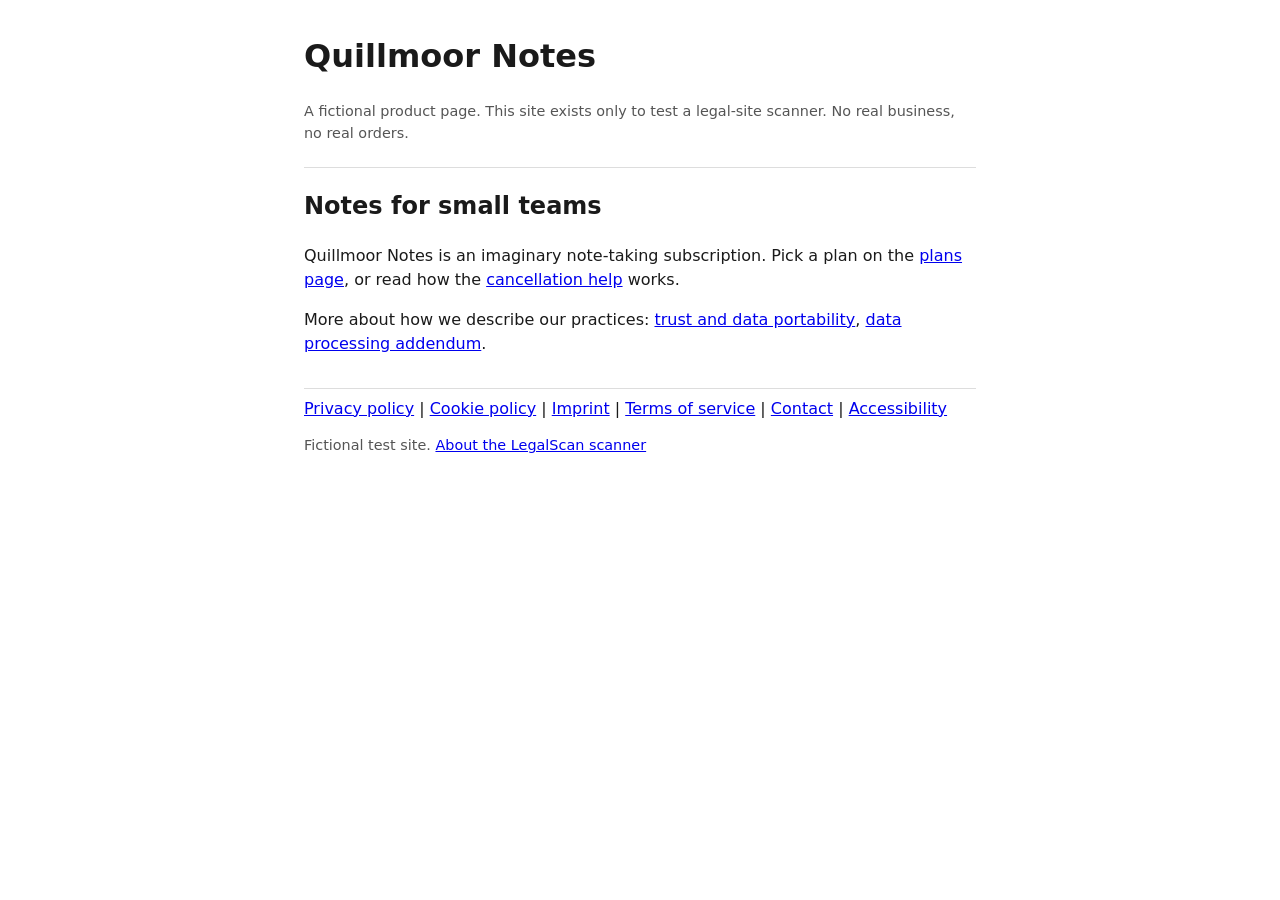
<file: index.html>
<!DOCTYPE html>
<html lang="en">
<head>
<meta charset="utf-8">
<meta name="viewport" content="width=device-width, initial-scale=1">
<meta name="legalscan-site-verification" content="APD0E0qq0S_uPBF-SCmWBc0esUHP1eaz">
<title>Quillmoor Notes - fictional test site</title>
<link rel="stylesheet" href="/style.css">
</head>
<body>
<header>
<h1>Quillmoor Notes</h1>
<p class="note">A fictional product page. This site exists only to test a legal-site scanner. No real business, no real orders.</p>
</header>
<main>
<h2>Notes for small teams</h2>
<p>Quillmoor Notes is an imaginary note-taking subscription. Pick a plan on the <a href="/plans/">plans page</a>, or read how the <a href="/help/cancel/">cancellation help</a> works.</p>
<p>More about how we describe our practices: <a href="/trust/data-act/">trust and data portability</a>, <a href="/dpa/">data processing addendum</a>.</p>
</main>
<footer>
<nav aria-label="Legal and contact">
<a href="/privacy/">Privacy policy</a> |
<a href="/cookies/">Cookie policy</a> |
<a href="/imprint/">Imprint</a> |
<a href="/terms/">Terms of service</a> |
<a href="/contact/">Contact</a> |
<a href="/accessibility/">Accessibility</a>
</nav>
<p class="note">Fictional test site. <a href="/scanner/">About the LegalScan scanner</a></p>
</footer>
</body>
</html>
</file>
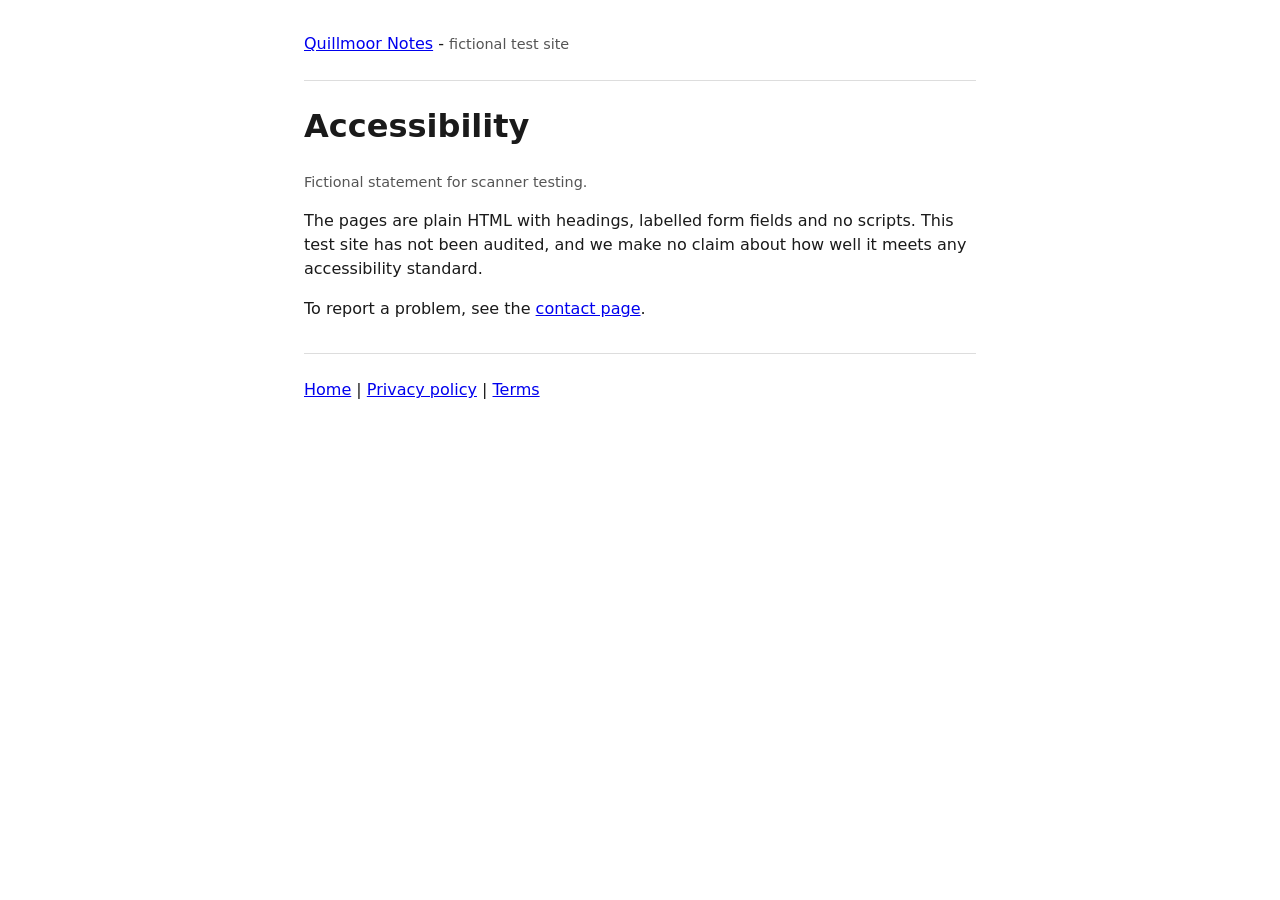
<file: accessibility/index.html>
<!DOCTYPE html>
<html lang="en">
<head>
<meta charset="utf-8">
<meta name="viewport" content="width=device-width, initial-scale=1">
<title>Accessibility - Quillmoor Notes (fictional)</title>
<link rel="stylesheet" href="/style.css">
</head>
<body>
<header><p><a href="/">Quillmoor Notes</a> - <span class="note">fictional test site</span></p></header>
<main>
<h1>Accessibility</h1>
<p class="note">Fictional statement for scanner testing.</p>
<p>The pages are plain HTML with headings, labelled form fields and no scripts. This test site has not been audited, and we make no claim about how well it meets any accessibility standard.</p>
<p>To report a problem, see the <a href="/contact/">contact page</a>.</p>
</main>
<footer><p><a href="/">Home</a> | <a href="/privacy/">Privacy policy</a> | <a href="/terms/">Terms</a></p></footer>
</body>
</html>
</file>
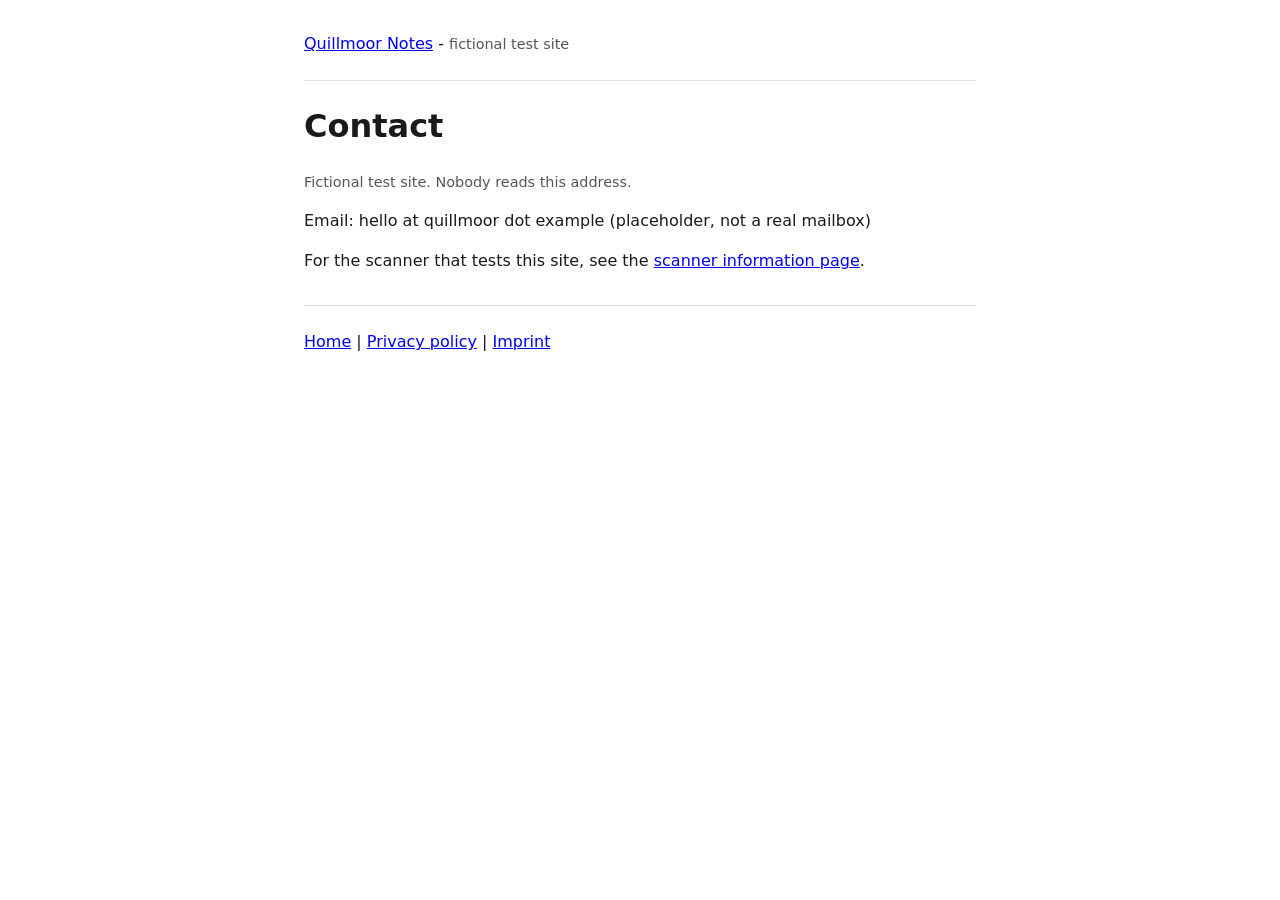
<file: contact/index.html>
<!DOCTYPE html>
<html lang="en">
<head>
<meta charset="utf-8">
<meta name="viewport" content="width=device-width, initial-scale=1">
<title>Contact - Quillmoor Notes (fictional)</title>
<link rel="stylesheet" href="/style.css">
</head>
<body>
<header><p><a href="/">Quillmoor Notes</a> - <span class="note">fictional test site</span></p></header>
<main>
<h1>Contact</h1>
<p class="note">Fictional test site. Nobody reads this address.</p>
<p>Email: hello at quillmoor dot example (placeholder, not a real mailbox)</p>
<p>For the scanner that tests this site, see the <a href="/scanner/">scanner information page</a>.</p>
</main>
<footer><p><a href="/">Home</a> | <a href="/privacy/">Privacy policy</a> | <a href="/imprint/">Imprint</a></p></footer>
</body>
</html>
</file>
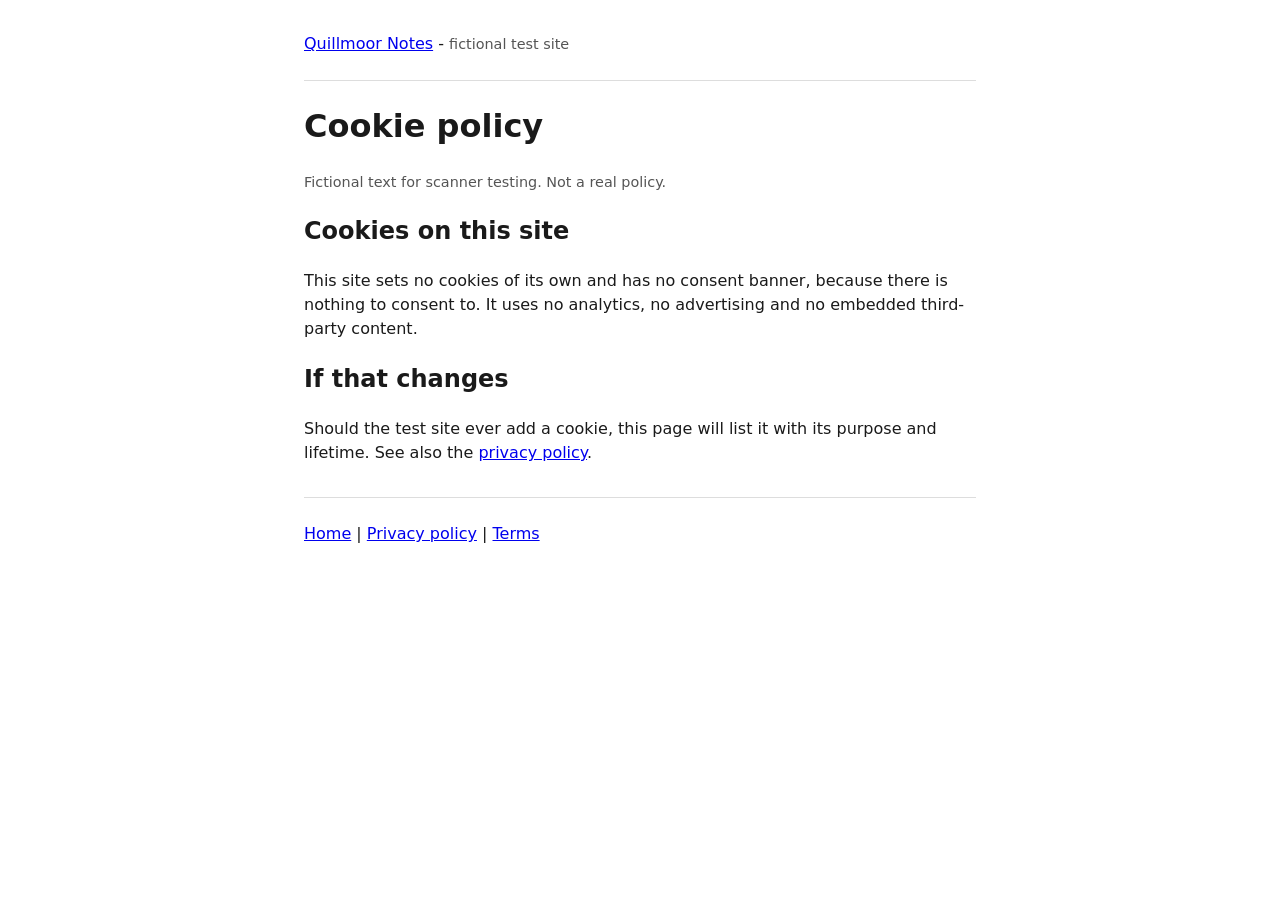
<file: cookies/index.html>
<!DOCTYPE html>
<html lang="en">
<head>
<meta charset="utf-8">
<meta name="viewport" content="width=device-width, initial-scale=1">
<title>Cookie policy - Quillmoor Notes (fictional)</title>
<link rel="stylesheet" href="/style.css">
</head>
<body>
<header><p><a href="/">Quillmoor Notes</a> - <span class="note">fictional test site</span></p></header>
<main>
<h1>Cookie policy</h1>
<p class="note">Fictional text for scanner testing. Not a real policy.</p>
<h2>Cookies on this site</h2>
<p>This site sets no cookies of its own and has no consent banner, because there is nothing to consent to. It uses no analytics, no advertising and no embedded third-party content.</p>
<h2>If that changes</h2>
<p>Should the test site ever add a cookie, this page will list it with its purpose and lifetime. See also the <a href="/privacy/">privacy policy</a>.</p>
</main>
<footer><p><a href="/">Home</a> | <a href="/privacy/">Privacy policy</a> | <a href="/terms/">Terms</a></p></footer>
</body>
</html>
</file>
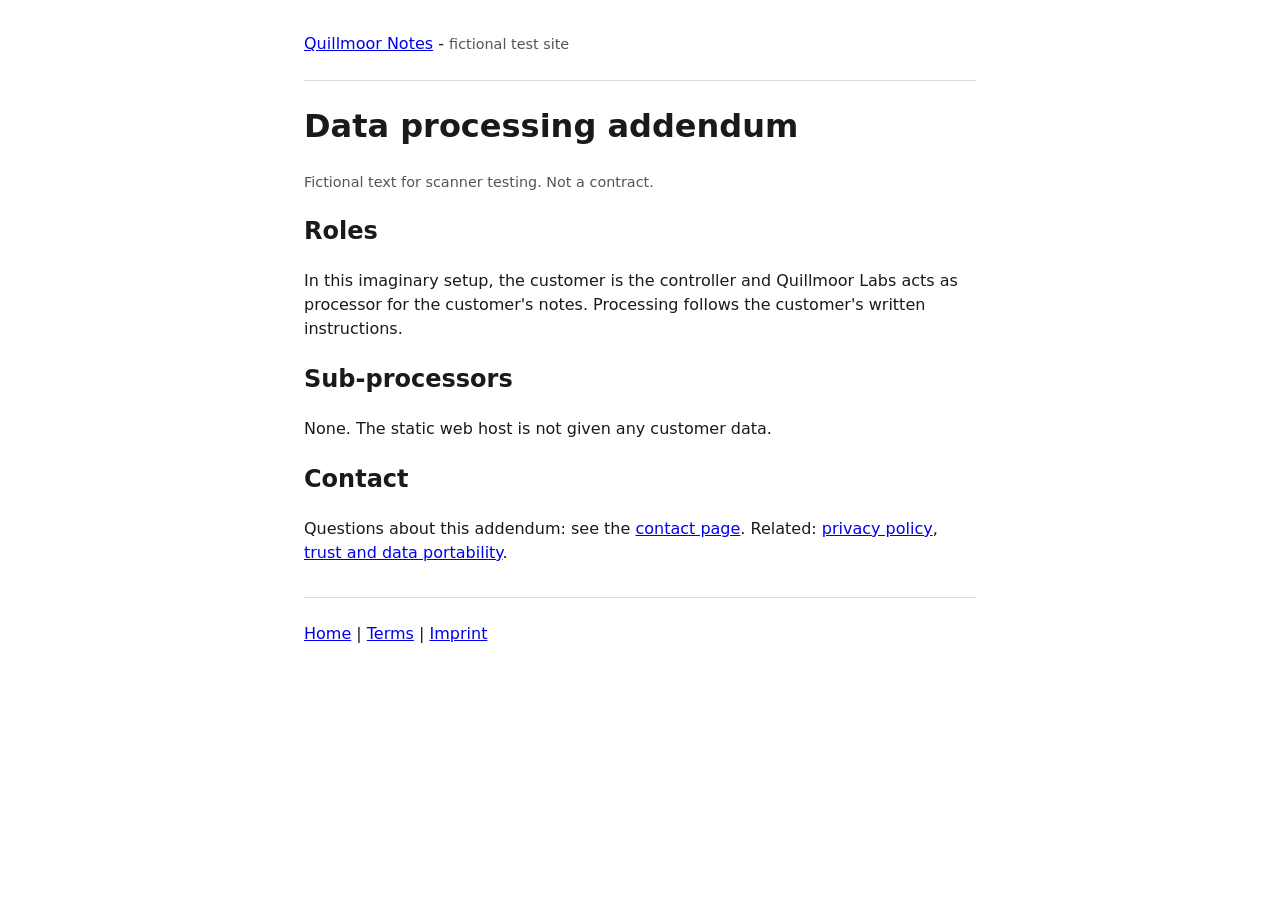
<file: dpa/index.html>
<!DOCTYPE html>
<html lang="en">
<head>
<meta charset="utf-8">
<meta name="viewport" content="width=device-width, initial-scale=1">
<title>Data processing addendum - Quillmoor Notes (fictional)</title>
<link rel="stylesheet" href="/style.css">
</head>
<body>
<header><p><a href="/">Quillmoor Notes</a> - <span class="note">fictional test site</span></p></header>
<main>
<h1>Data processing addendum</h1>
<p class="note">Fictional text for scanner testing. Not a contract.</p>
<h2>Roles</h2>
<p>In this imaginary setup, the customer is the controller and Quillmoor Labs acts as processor for the customer's notes. Processing follows the customer's written instructions.</p>
<h2>Sub-processors</h2>
<p>None. The static web host is not given any customer data.</p>
<h2>Contact</h2>
<p>Questions about this addendum: see the <a href="/contact/">contact page</a>. Related: <a href="/privacy/">privacy policy</a>, <a href="/trust/data-act/">trust and data portability</a>.</p>
</main>
<footer><p><a href="/">Home</a> | <a href="/terms/">Terms</a> | <a href="/imprint/">Imprint</a></p></footer>
</body>
</html>
</file>
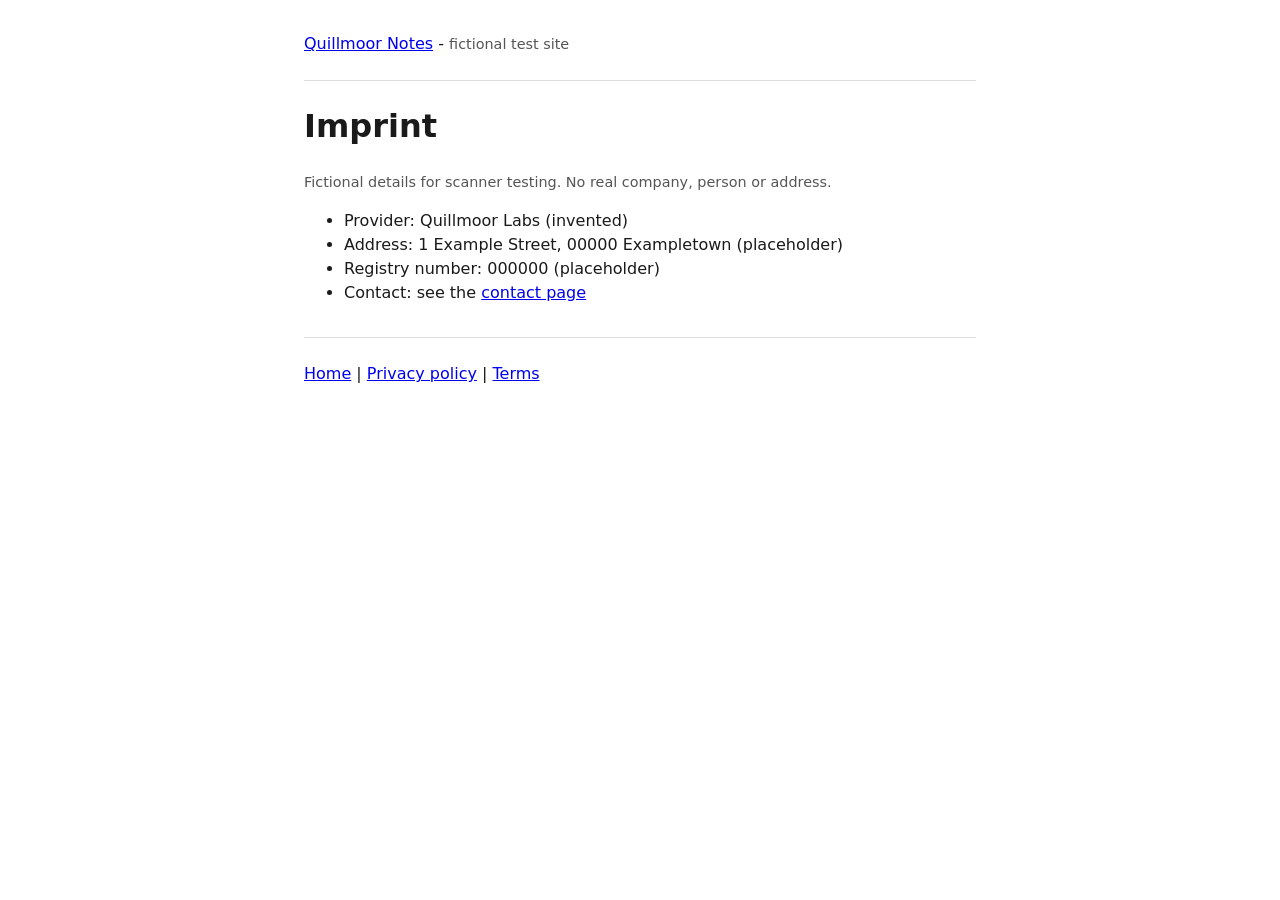
<file: imprint/index.html>
<!DOCTYPE html>
<html lang="en">
<head>
<meta charset="utf-8">
<meta name="viewport" content="width=device-width, initial-scale=1">
<title>Imprint - Quillmoor Notes (fictional)</title>
<link rel="stylesheet" href="/style.css">
</head>
<body>
<header><p><a href="/">Quillmoor Notes</a> - <span class="note">fictional test site</span></p></header>
<main>
<h1>Imprint</h1>
<p class="note">Fictional details for scanner testing. No real company, person or address.</p>
<ul>
<li>Provider: Quillmoor Labs (invented)</li>
<li>Address: 1 Example Street, 00000 Exampletown (placeholder)</li>
<li>Registry number: 000000 (placeholder)</li>
<li>Contact: see the <a href="/contact/">contact page</a></li>
</ul>
</main>
<footer><p><a href="/">Home</a> | <a href="/privacy/">Privacy policy</a> | <a href="/terms/">Terms</a></p></footer>
</body>
</html>
</file>
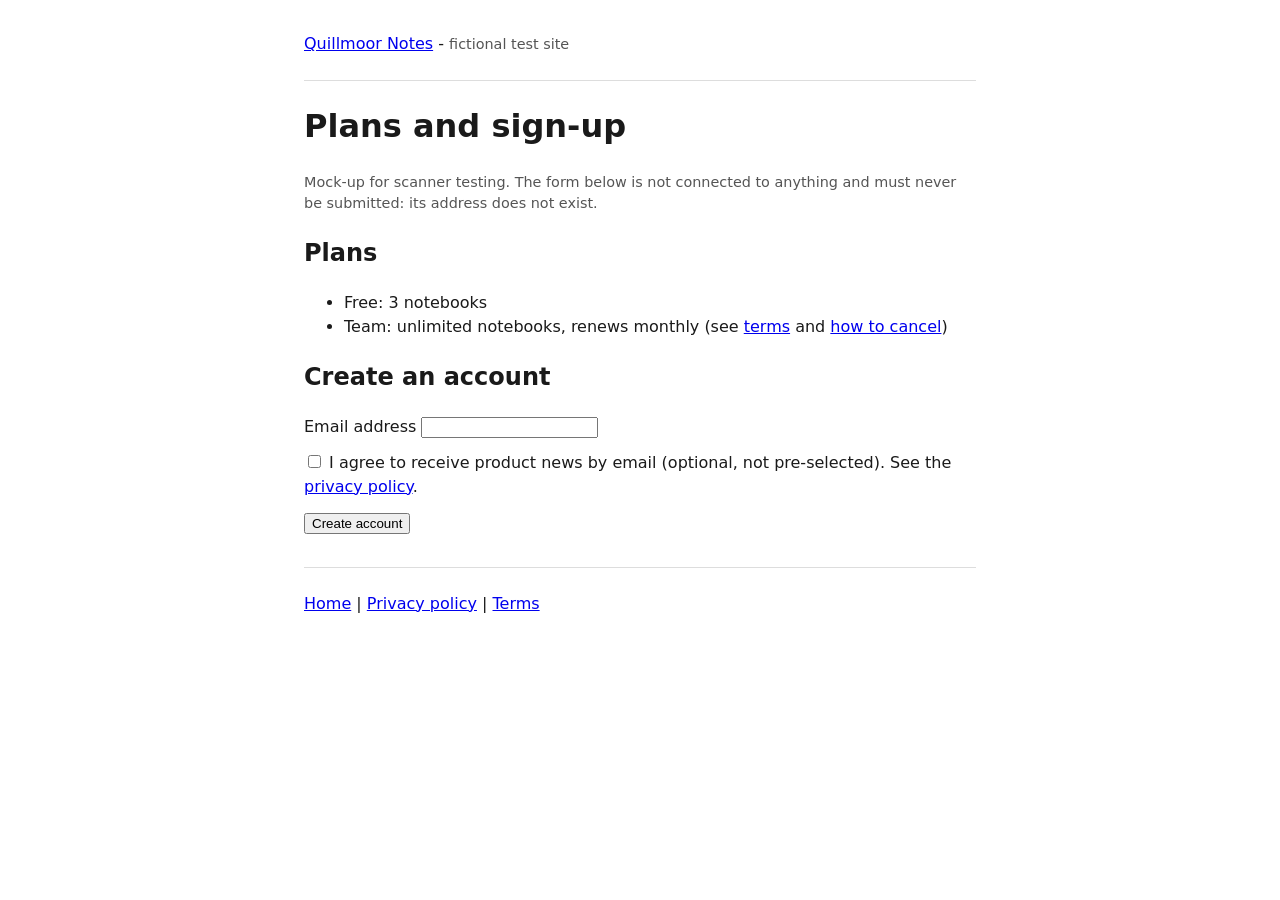
<file: plans/index.html>
<!DOCTYPE html>
<html lang="en">
<head>
<meta charset="utf-8">
<meta name="viewport" content="width=device-width, initial-scale=1">
<title>Plans and sign-up - Quillmoor Notes (fictional)</title>
<link rel="stylesheet" href="/style.css">
</head>
<body>
<header><p><a href="/">Quillmoor Notes</a> - <span class="note">fictional test site</span></p></header>
<main>
<h1>Plans and sign-up</h1>
<p class="note">Mock-up for scanner testing. The form below is not connected to anything and must never be submitted: its address does not exist.</p>
<h2>Plans</h2>
<ul>
<li>Free: 3 notebooks</li>
<li>Team: unlimited notebooks, renews monthly (see <a href="/terms/">terms</a> and <a href="/help/cancel/">how to cancel</a>)</li>
</ul>
<h2>Create an account</h2>
<form method="post" action="/_never-submitted/signup" id="signup">
<label>Email address
<input type="email" name="email" autocomplete="off" required>
</label>
<label>
<input type="checkbox" name="consent" value="yes">
I agree to receive product news by email (optional, not pre-selected). See the <a href="/privacy/">privacy policy</a>.
</label>
<button type="submit">Create account</button>
</form>
</main>
<footer><p><a href="/">Home</a> | <a href="/privacy/">Privacy policy</a> | <a href="/terms/">Terms</a></p></footer>
</body>
</html>
</file>
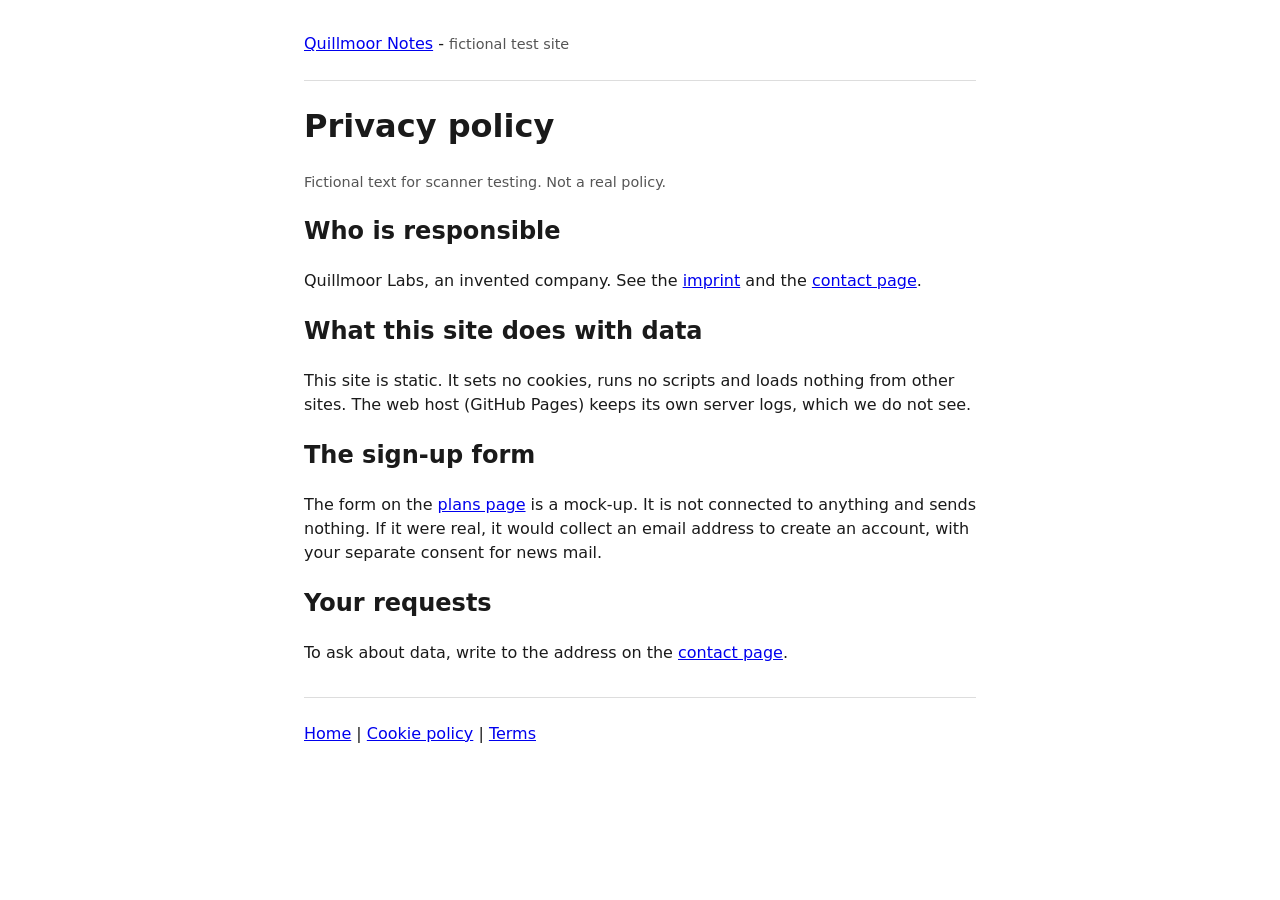
<file: privacy/index.html>
<!DOCTYPE html>
<html lang="en">
<head>
<meta charset="utf-8">
<meta name="viewport" content="width=device-width, initial-scale=1">
<title>Privacy policy - Quillmoor Notes (fictional)</title>
<link rel="stylesheet" href="/style.css">
</head>
<body>
<header><p><a href="/">Quillmoor Notes</a> - <span class="note">fictional test site</span></p></header>
<main>
<h1>Privacy policy</h1>
<p class="note">Fictional text for scanner testing. Not a real policy.</p>
<h2>Who is responsible</h2>
<p>Quillmoor Labs, an invented company. See the <a href="/imprint/">imprint</a> and the <a href="/contact/">contact page</a>.</p>
<h2>What this site does with data</h2>
<p>This site is static. It sets no cookies, runs no scripts and loads nothing from other sites. The web host (GitHub Pages) keeps its own server logs, which we do not see.</p>
<h2>The sign-up form</h2>
<p>The form on the <a href="/plans/">plans page</a> is a mock-up. It is not connected to anything and sends nothing. If it were real, it would collect an email address to create an account, with your separate consent for news mail.</p>
<h2>Your requests</h2>
<p>To ask about data, write to the address on the <a href="/contact/">contact page</a>.</p>
</main>
<footer><p><a href="/">Home</a> | <a href="/cookies/">Cookie policy</a> | <a href="/terms/">Terms</a></p></footer>
</body>
</html>
</file>
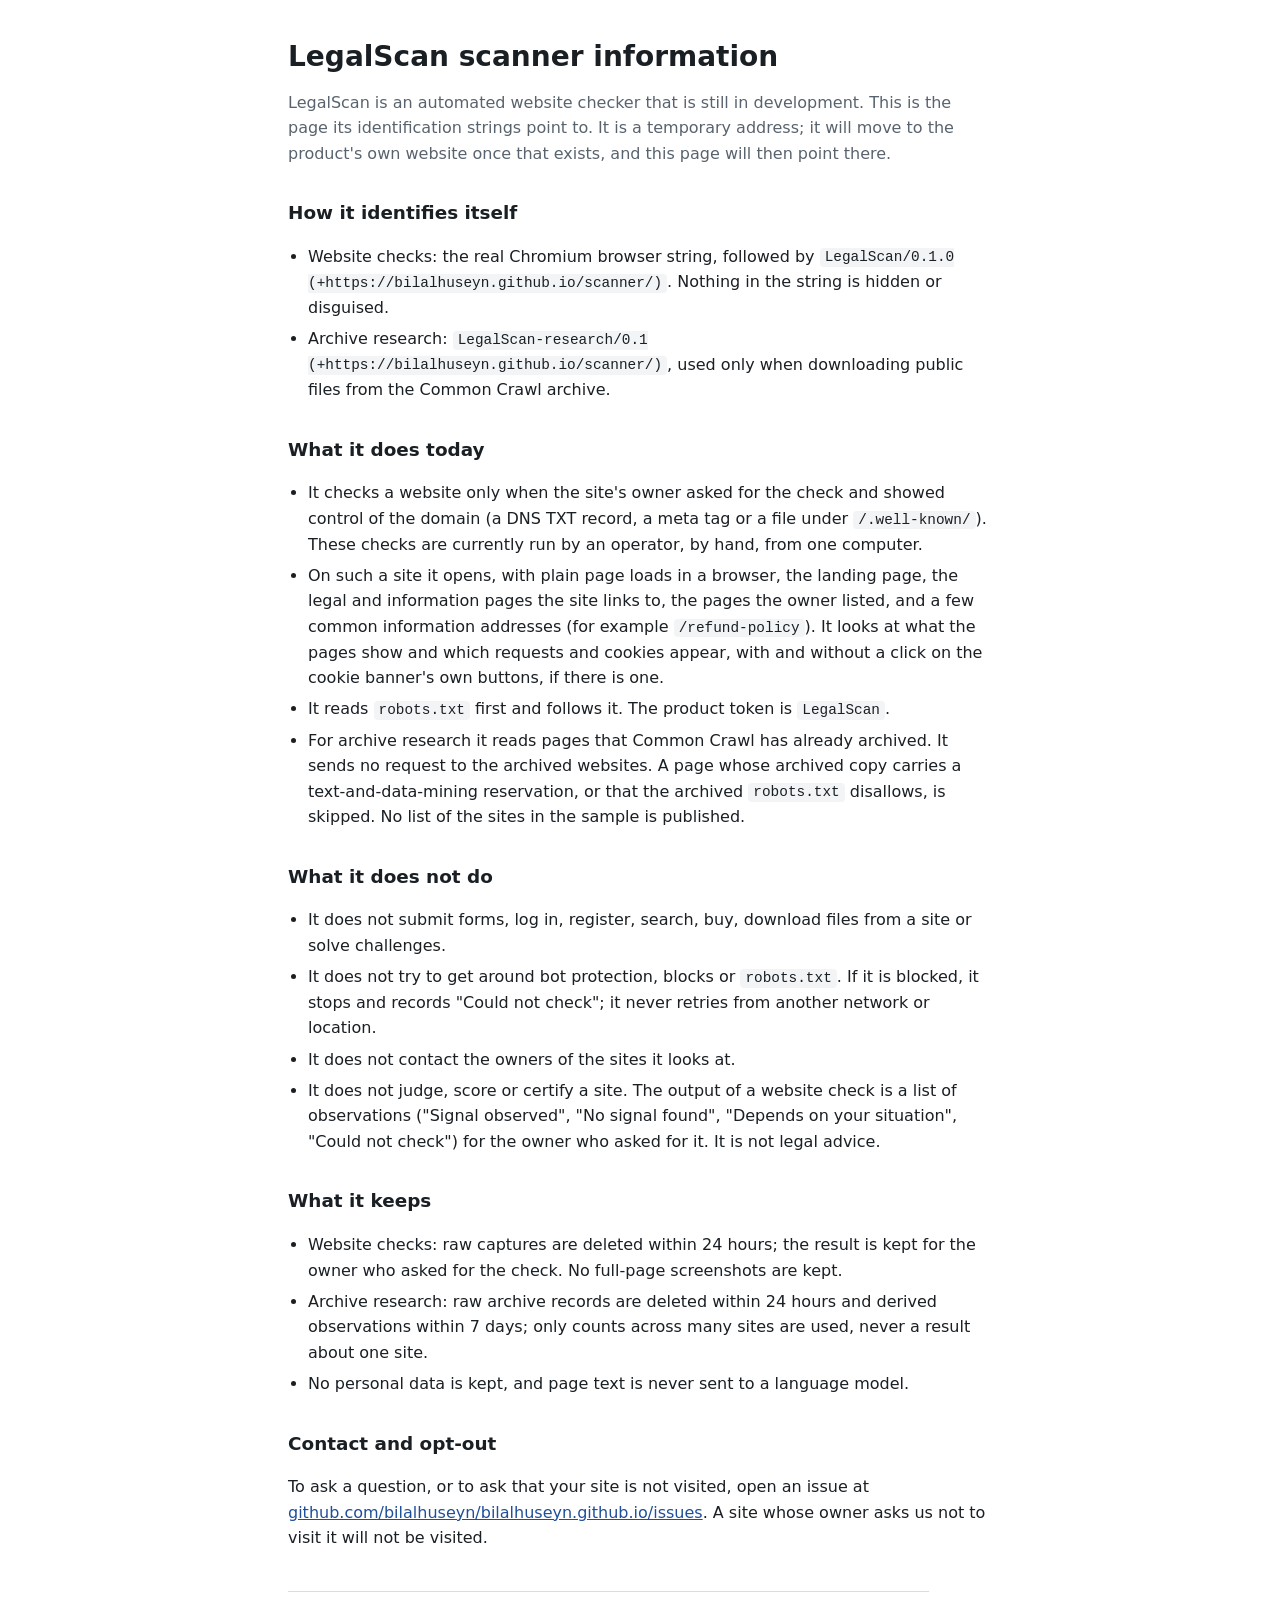
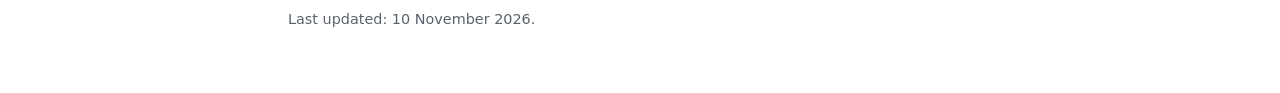
<file: scanner/index.html>
<!doctype html>
<html lang="en">
<head>
<meta charset="utf-8">
<meta name="viewport" content="width=device-width, initial-scale=1">
<title>LegalScan scanner information</title>
<meta name="description" content="What the automated visitor LegalScan is, how it identifies itself, what it does and does not do, and how to contact us or opt out.">
<meta name="robots" content="index, nofollow">
<style>
  :root { --bg: #ffffff; --ink: #1a1f24; --muted: #59636e; --line: #d8dde3; --code: #f2f4f6; --link: #1f4f99; color-scheme: light dark; }
  @media (prefers-color-scheme: dark) {
    :root { --bg: #111518; --ink: #e6eaee; --muted: #9aa5b0; --line: #2b333b; --code: #1b2228; --link: #8db4f0; }
  }
  * { box-sizing: border-box; }
  body { margin: 0; background: var(--bg); color: var(--ink); font: 16px/1.6 system-ui, -apple-system, "Segoe UI", sans-serif; }
  main { max-width: 46rem; margin: 0 auto; padding: 2.5rem 16px 3rem; }
  h1 { font-size: 1.75rem; line-height: 1.2; margin: 0 0 .5rem; }
  h2 { font-size: 1.15rem; margin: 2rem 0 .5rem; }
  p, li { max-width: 70ch; }
  ul { padding-left: 1.25rem; }
  li + li { margin-top: .35rem; }
  code { font: .9em ui-monospace, Consolas, monospace; background: var(--code); padding: .1em .35em; border-radius: 4px; overflow-wrap: anywhere; }
  a { color: var(--link); }
  .lede { color: var(--muted); }
  .note { border-top: 1px solid var(--line); margin-top: 2.5rem; padding-top: 1rem; color: var(--muted); font-size: .9rem; }
</style>
</head>
<body>
<main>
  <h1>LegalScan scanner information</h1>
  <p class="lede">LegalScan is an automated website checker that is still in development. This is the page its identification strings point to.
  It is a temporary address; it will move to the product's own website once that exists, and this page will then point there.</p>

  <h2>How it identifies itself</h2>
  <ul>
    <li>Website checks: the real Chromium browser string, followed by <code>LegalScan/0.1.0 (+https://bilalhuseyn.github.io/scanner/)</code>.
      Nothing in the string is hidden or disguised.</li>
    <li>Archive research: <code>LegalScan-research/0.1 (+https://bilalhuseyn.github.io/scanner/)</code>, used only when downloading public files
      from the Common Crawl archive.</li>
  </ul>

  <h2>What it does today</h2>
  <ul>
    <li>It checks a website only when the site's owner asked for the check and showed control of the domain (a DNS TXT record, a meta tag or a
      file under <code>/.well-known/</code>). These checks are currently run by an operator, by hand, from one computer.</li>
    <li>On such a site it opens, with plain page loads in a browser, the landing page, the legal and information pages the site links to, the
      pages the owner listed, and a few common information addresses (for example <code>/refund-policy</code>). It looks at what the pages show
      and which requests and cookies appear, with and without a click on the cookie banner's own buttons, if there is one.</li>
    <li>It reads <code>robots.txt</code> first and follows it. The product token is <code>LegalScan</code>.</li>
    <li>For archive research it reads pages that Common Crawl has already archived. It sends no request to the archived websites. A page whose
      archived copy carries a text-and-data-mining reservation, or that the archived <code>robots.txt</code> disallows, is skipped. No list of the
      sites in the sample is published.</li>
  </ul>

  <h2>What it does not do</h2>
  <ul>
    <li>It does not submit forms, log in, register, search, buy, download files from a site or solve challenges.</li>
    <li>It does not try to get around bot protection, blocks or <code>robots.txt</code>. If it is blocked, it stops and records
      "Could not check"; it never retries from another network or location.</li>
    <li>It does not contact the owners of the sites it looks at.</li>
    <li>It does not judge, score or certify a site. The output of a website check is a list of observations ("Signal observed",
      "No signal found", "Depends on your situation", "Could not check") for the owner who asked for it. It is not legal advice.</li>
  </ul>

  <h2>What it keeps</h2>
  <ul>
    <li>Website checks: raw captures are deleted within 24 hours; the result is kept for the owner who asked for the check. No full-page
      screenshots are kept.</li>
    <li>Archive research: raw archive records are deleted within 24 hours and derived observations within 7 days; only counts across many sites
      are used, never a result about one site.</li>
    <li>No personal data is kept, and page text is never sent to a language model.</li>
  </ul>

  <h2>Contact and opt-out</h2>
  <p>To ask a question, or to ask that your site is not visited, open an issue at
  <a href="https://github.com/bilalhuseyn/bilalhuseyn.github.io/issues">github.com/bilalhuseyn/bilalhuseyn.github.io/issues</a>.
  A site whose owner asks us not to visit it will not be visited.</p>

  <p class="note">Last updated: 10 November 2026.</p>
</main>
</body>
</html>
</file>
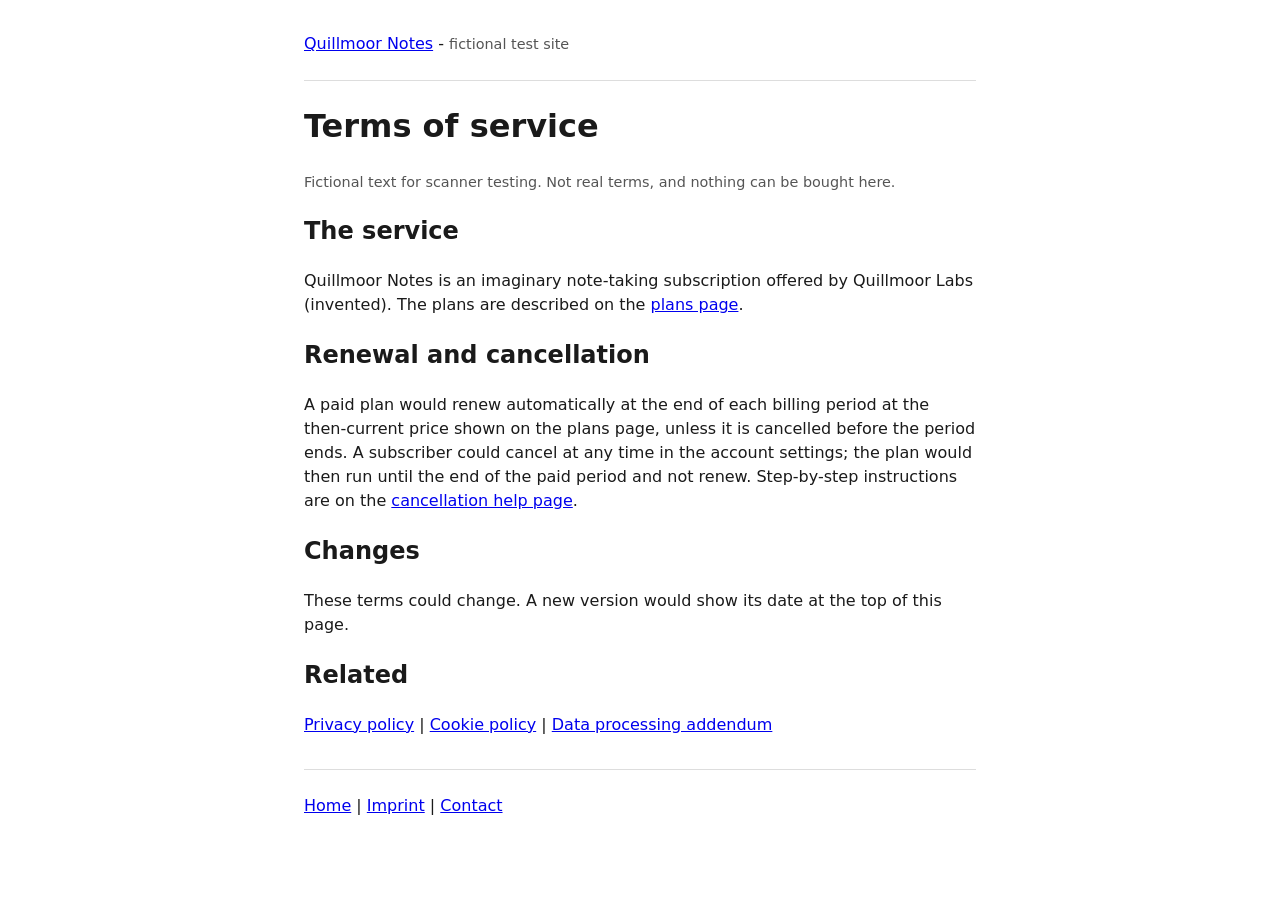
<file: terms/index.html>
<!DOCTYPE html>
<html lang="en">
<head>
<meta charset="utf-8">
<meta name="viewport" content="width=device-width, initial-scale=1">
<title>Terms of service - Quillmoor Notes (fictional)</title>
<link rel="stylesheet" href="/style.css">
</head>
<body>
<header><p><a href="/">Quillmoor Notes</a> - <span class="note">fictional test site</span></p></header>
<main>
<h1>Terms of service</h1>
<p class="note">Fictional text for scanner testing. Not real terms, and nothing can be bought here.</p>
<h2>The service</h2>
<p>Quillmoor Notes is an imaginary note-taking subscription offered by Quillmoor Labs (invented). The plans are described on the <a href="/plans/">plans page</a>.</p>
<h2>Renewal and cancellation</h2>
<p>A paid plan would renew automatically at the end of each billing period at the then-current price shown on the plans page, unless it is cancelled before the period ends. A subscriber could cancel at any time in the account settings; the plan would then run until the end of the paid period and not renew. Step-by-step instructions are on the <a href="/help/cancel/">cancellation help page</a>.</p>
<h2>Changes</h2>
<p>These terms could change. A new version would show its date at the top of this page.</p>
<h2>Related</h2>
<p><a href="/privacy/">Privacy policy</a> | <a href="/cookies/">Cookie policy</a> | <a href="/dpa/">Data processing addendum</a></p>
</main>
<footer><p><a href="/">Home</a> | <a href="/imprint/">Imprint</a> | <a href="/contact/">Contact</a></p></footer>
</body>
</html>
</file>
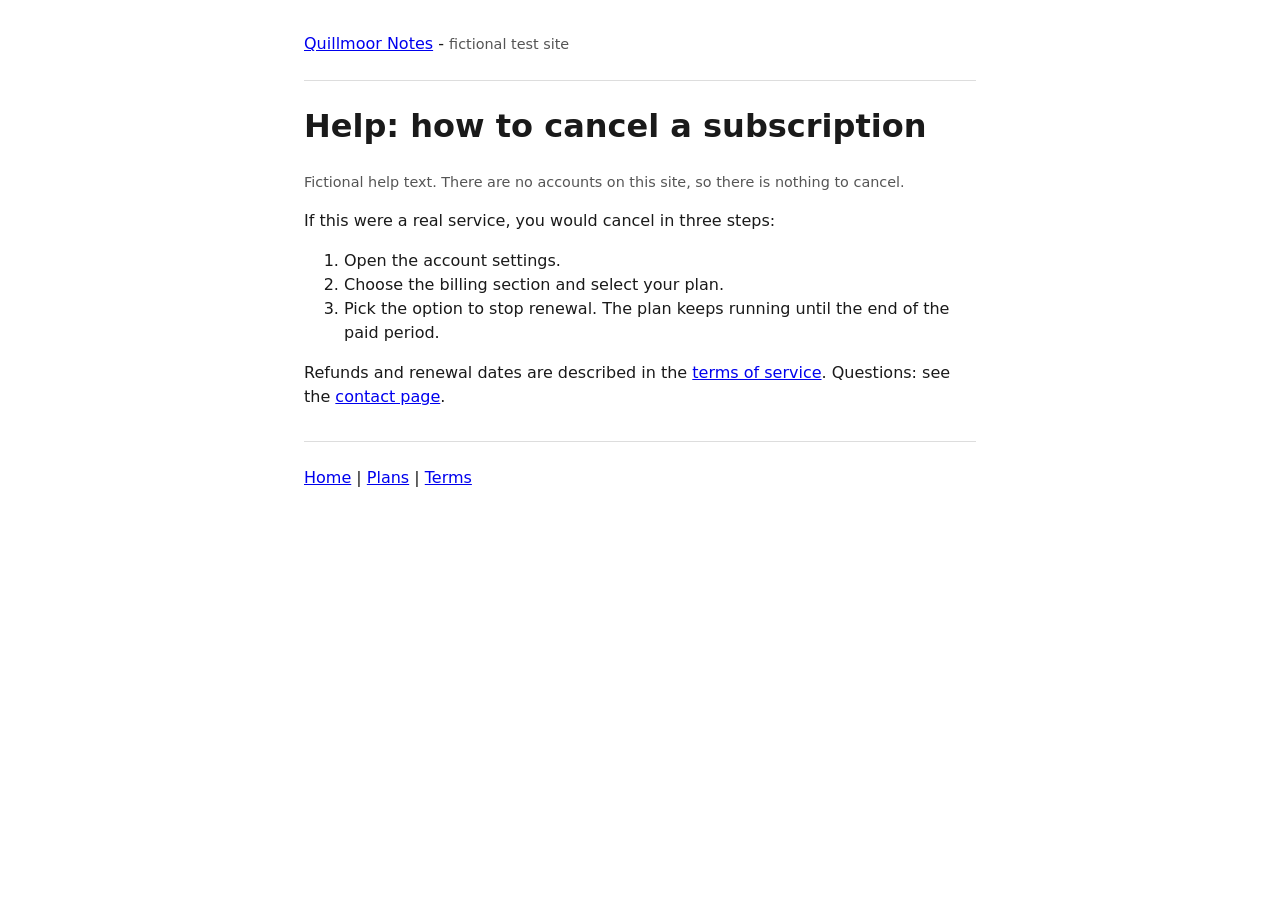
<file: help/cancel/index.html>
<!DOCTYPE html>
<html lang="en">
<head>
<meta charset="utf-8">
<meta name="viewport" content="width=device-width, initial-scale=1">
<title>Help: how to cancel a subscription - Quillmoor Notes (fictional)</title>
<link rel="stylesheet" href="/style.css">
</head>
<body>
<header><p><a href="/">Quillmoor Notes</a> - <span class="note">fictional test site</span></p></header>
<main>
<h1>Help: how to cancel a subscription</h1>
<p class="note">Fictional help text. There are no accounts on this site, so there is nothing to cancel.</p>
<p>If this were a real service, you would cancel in three steps:</p>
<ol>
<li>Open the account settings.</li>
<li>Choose the billing section and select your plan.</li>
<li>Pick the option to stop renewal. The plan keeps running until the end of the paid period.</li>
</ol>
<p>Refunds and renewal dates are described in the <a href="/terms/">terms of service</a>. Questions: see the <a href="/contact/">contact page</a>.</p>
</main>
<footer><p><a href="/">Home</a> | <a href="/plans/">Plans</a> | <a href="/terms/">Terms</a></p></footer>
</body>
</html>
</file>
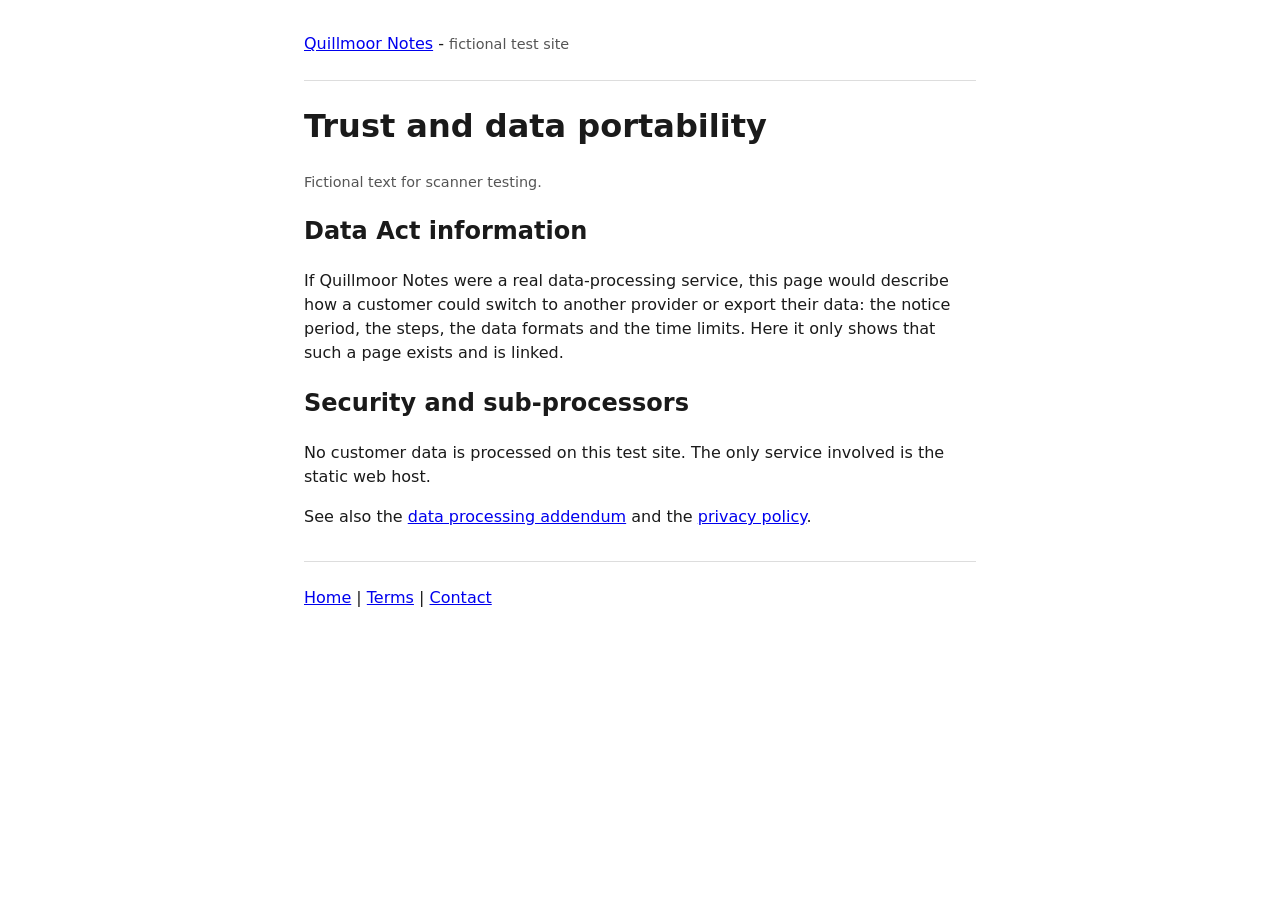
<file: trust/data-act/index.html>
<!DOCTYPE html>
<html lang="en">
<head>
<meta charset="utf-8">
<meta name="viewport" content="width=device-width, initial-scale=1">
<title>Trust and data portability - Quillmoor Notes (fictional)</title>
<link rel="stylesheet" href="/style.css">
</head>
<body>
<header><p><a href="/">Quillmoor Notes</a> - <span class="note">fictional test site</span></p></header>
<main>
<h1>Trust and data portability</h1>
<p class="note">Fictional text for scanner testing.</p>
<h2>Data Act information</h2>
<p>If Quillmoor Notes were a real data-processing service, this page would describe how a customer could switch to another provider or export their data: the notice period, the steps, the data formats and the time limits. Here it only shows that such a page exists and is linked.</p>
<h2>Security and sub-processors</h2>
<p>No customer data is processed on this test site. The only service involved is the static web host.</p>
<p>See also the <a href="/dpa/">data processing addendum</a> and the <a href="/privacy/">privacy policy</a>.</p>
</main>
<footer><p><a href="/">Home</a> | <a href="/terms/">Terms</a> | <a href="/contact/">Contact</a></p></footer>
</body>
</html>
</file>
<file: style.css>
body { font-family: system-ui, sans-serif; max-width: 42rem; margin: 2rem auto; padding: 0 1rem; line-height: 1.5; color: #1a1a1a; }
header, footer { border-bottom: 1px solid #ddd; padding-bottom: .5rem; margin-bottom: 1rem; }
footer { border-top: 1px solid #ddd; border-bottom: 0; margin-top: 2rem; padding-top: .5rem; }
.note { color: #555; font-size: .9rem; }
label { display: block; margin: .75rem 0; }
</file>
